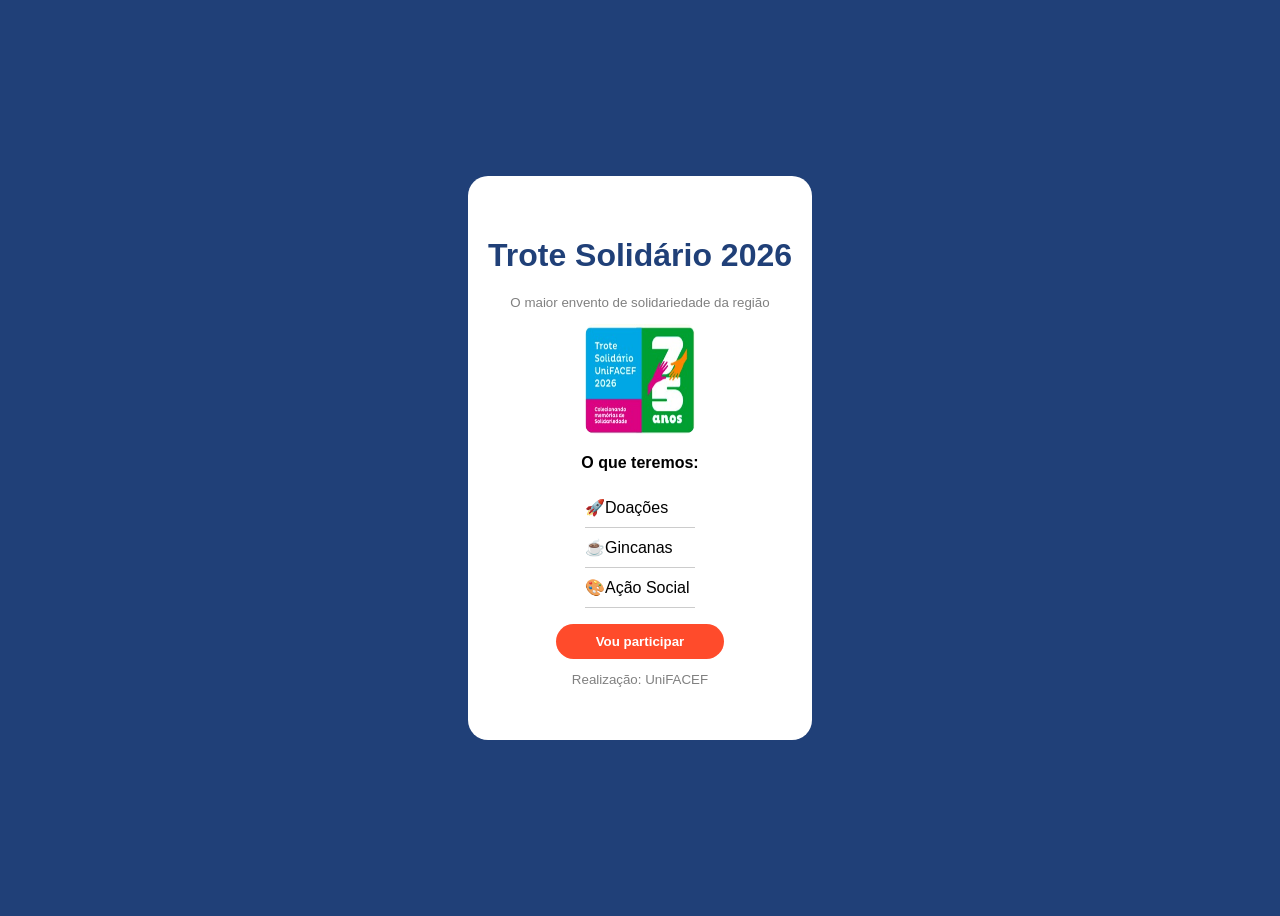
<file: index.html>
<!DOCTYPE html>  <!--indica que é um documento html-->
<html lang="pt-br"> <!-- elemento raiz / lingua origi da página-->
    <head> 
        <meta charset="utf-8">
        <link rel="stylesheet" href="style.css">
        <title>Exe.Trote Solidário 2026</title>
    </head>

    <body> 
        <div class="EXE-TROTE">
            <div>
                <header> <!--tabeçalho-->
                    <h1>Trote Solidário 2026</h1>
                    <p>O maior envento de solidariedade da região</p>
                </header>
                </section> <!--seção-->
                    <img src="trote-solidario.png" alt="imagem não encontrada" class="imagem">
                    <h3>O que teremos:</h3>
                    <ul>
                    <li>🚀Doações</li>
                    <li>☕Gincanas</li> 
                    <li>🎨Ação Social</li>   
                    </ul>
                </section>
                <footer>
                 <button> <b>Vou participar</b></button> 
                    <p>Realização: UniFACEF</p>
                </footer>
            </div>
        </div>
    </body>
</html>
</file>
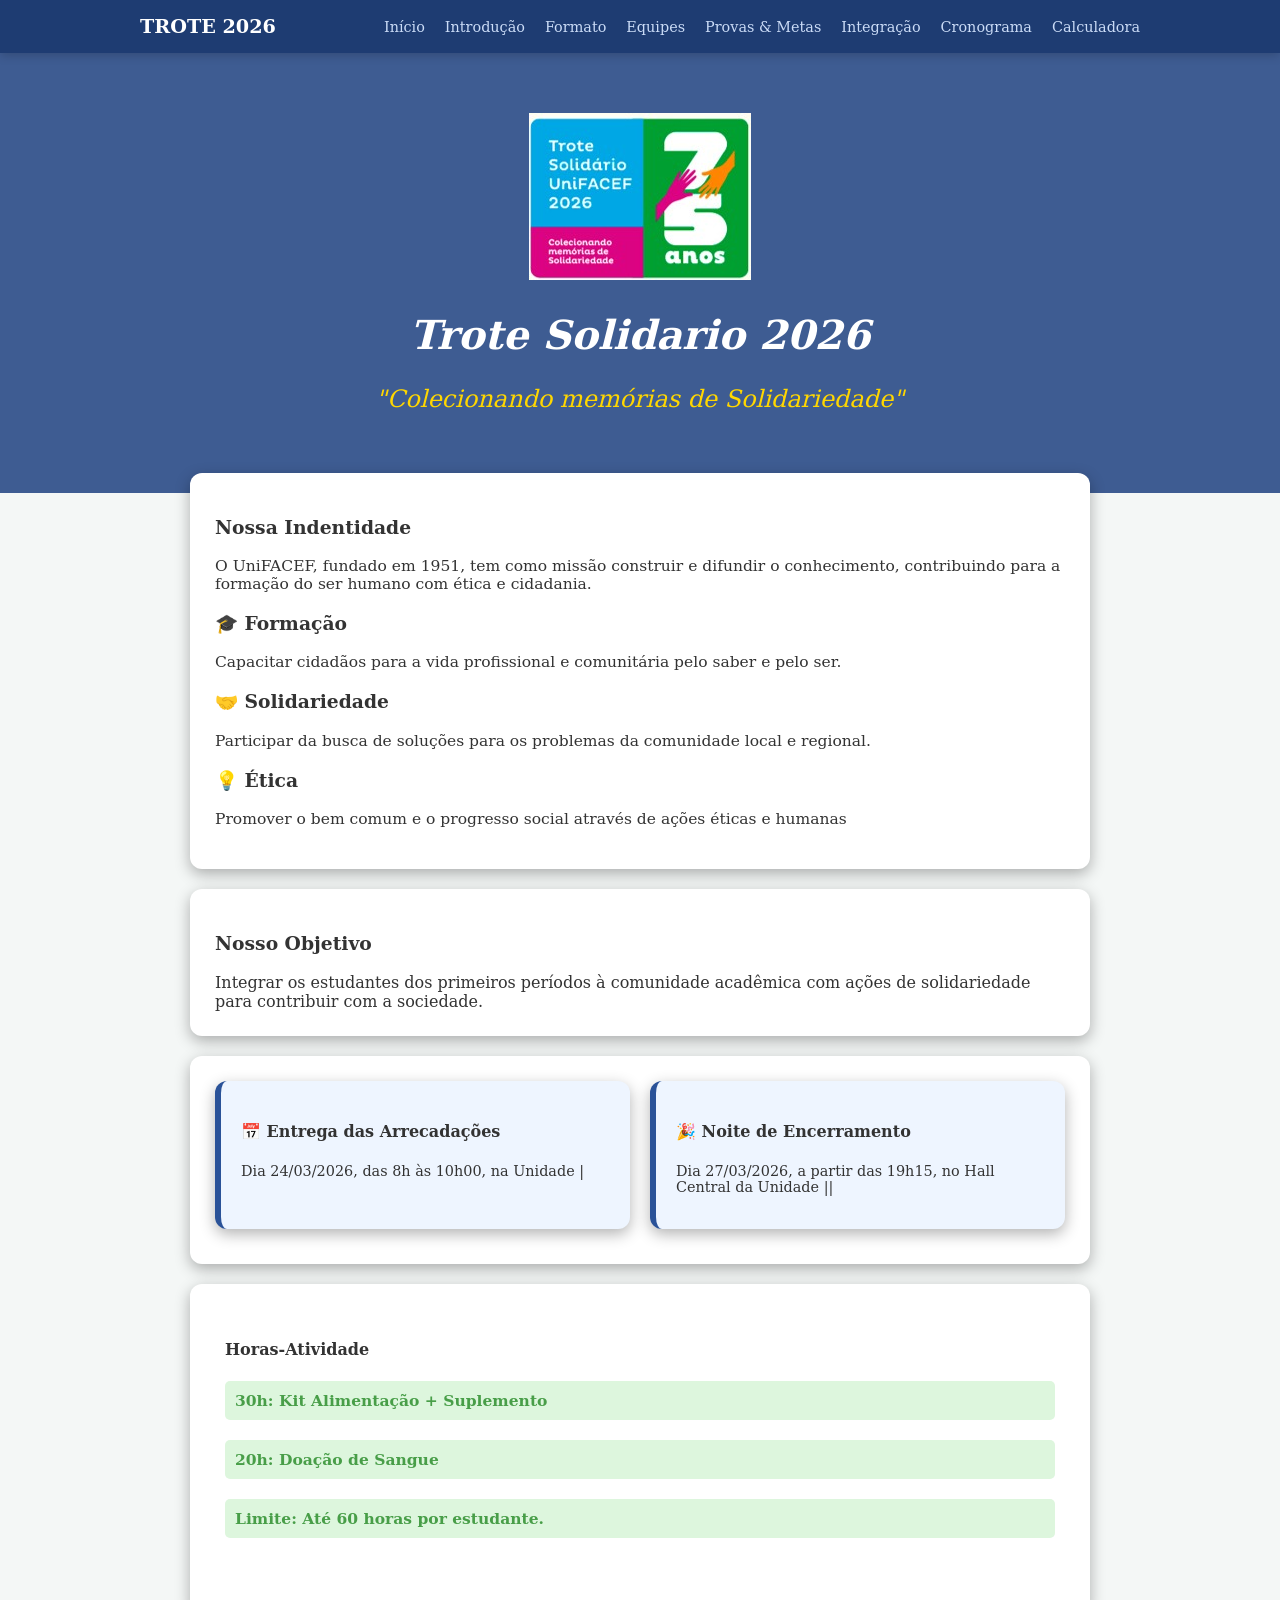
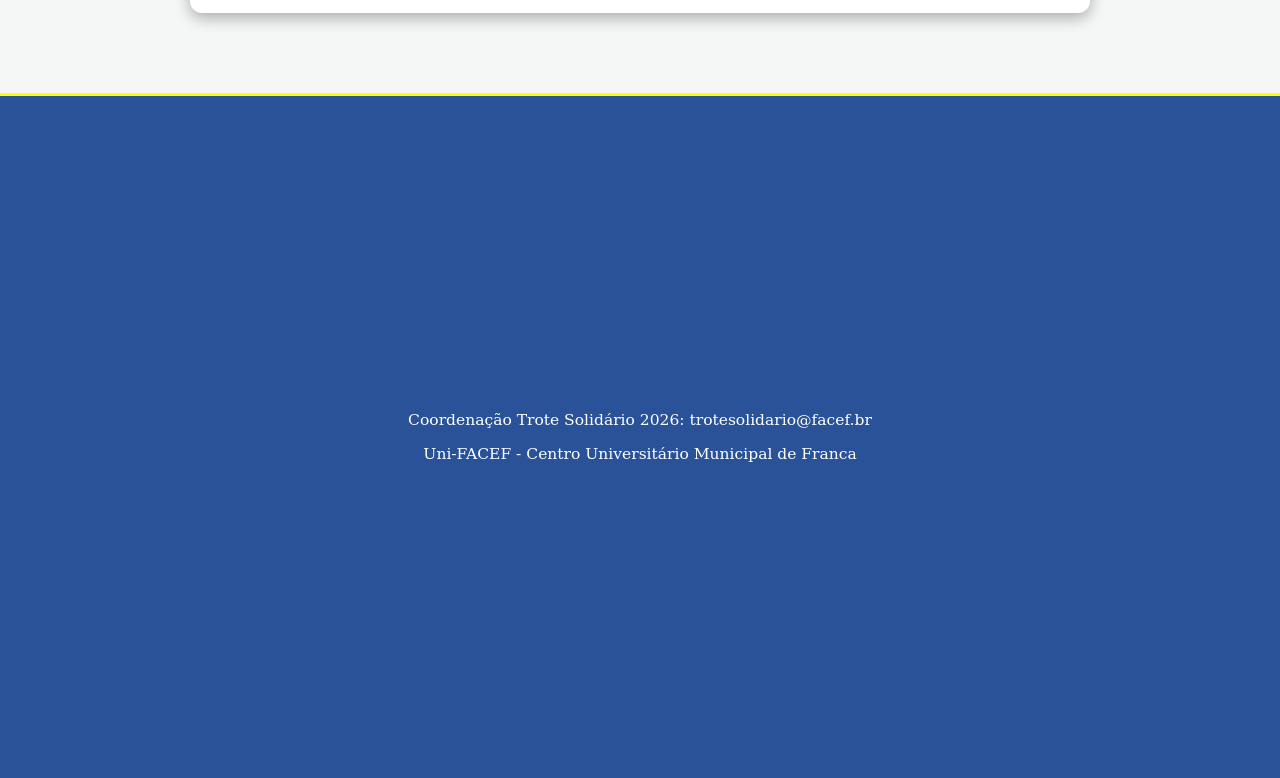
<file: OneDrive/Documentos/Meus projetos progamação/pagina.trote/index.html>
<!DOCTYPE html>
    <html lang="pt-br">
            <head> 
                <meta charset="utf-8">
                <link rel="stylesheet" href="style.css">
                <title>Trote Solidario </title>
            </head>
          
            <body>
                <nav class="menu-principal">
                <div class=" menu-conteiner">
                    <a href="index.html" class="logo"> Trote 2026 </a>
                    <ul class="lista">
                        <li> <a href="index.html" > Início </a></li>
                        <li> <a href="introducao.html"> Introdução </a> </li>
                        <li> <a href="formato.html">  Formato </a> </li>
                        <li> <a href="equipes.html"> Equipes </a> </li>
                        <li> <a href="provas.html"> Provas & Metas </a> </li>
                        <li> <a href="integracao.html"> Integração </a> </li>
                        <li> <a href="cronograma.html"> Cronograma </a> </li>
                        <li> <a href="calculadora.html">Calculadora </a> </li>
                    </ul>
                </div>    
                </nav>
                    <header class="cabecalho">
                        <div class="cabecalho-conteiner">
                            <img src="trote-solidario.png" alt="Trote Solidario"/>
                            <h1> Trote Solidario 2026</h1>
                            <h2> "Colecionando memórias de Solidariedade"</h2>
                        </div>
                    </header>
                        <main class="principal">
                            <section> 
                                <h3> Nossa Indentidade</h3>
                                 <p>O UniFACEF, fundado em 1951, tem como missão construir e difundir o conhecimento, contribuindo para a formação do ser humano com ética e cidadania.</p>
                                 <div>
                                <h3>🎓 Formação</h3>
                               <p> Capacitar cidadãos para a vida profissional e comunitária pelo saber e pelo ser.</p>
                                </div>

                                <h3>🤝 Solidariedade</h3>
                                <p> Participar da busca de soluções para os problemas da comunidade local e regional.</p>

                                <div>
                                <h3>💡 Ética</h3>
                                <p>Promover o bem comum e o progresso social através de ações éticas e humanas</p>
                                </div>
 </section>
                            <section> 
                             <h3>Nosso Objetivo</h3>
                             Integrar os estudantes dos primeiros períodos à comunidade acadêmica com ações de solidariedade para contribuir com a sociedade.
                            </section>

                            <section class="datas">
                            <div class="data-conteiner"> 
                                <h4>📅 Entrega das Arrecadações </h4>
                                <p>Dia 24/03/2026, das 8h às 10h00, na Unidade | </p> 
                             </div>

                            <div class="data-conteiner2"> 
                                <h4>🎉 Noite de Encerramento </h4>
                                <p>Dia 27/03/2026, a partir das 19h15, no Hall Central da Unidade ||</p> 
                            </div>
                            
                            </section>


                            <section>
                                <div class="horas">
                                <h4>Horas-Atividade</h4>
                                <p>30h: Kit Alimentação + Suplemento</p>
                                <p>20h: Doação de Sangue</p>
                                <p>Limite: Até 60 horas por estudante.</p>
                                </div>   
                            
                            </section>
                        </main>
                    
                
            </body>
            
                            <footer>
                                <p>Coordenação Trote Solidário 2026: trotesolidario@facef.br</p>
                                <p>Uni-FACEF - Centro Universitário Municipal de Franca</p>
                            </footer>
    </html>
</file>
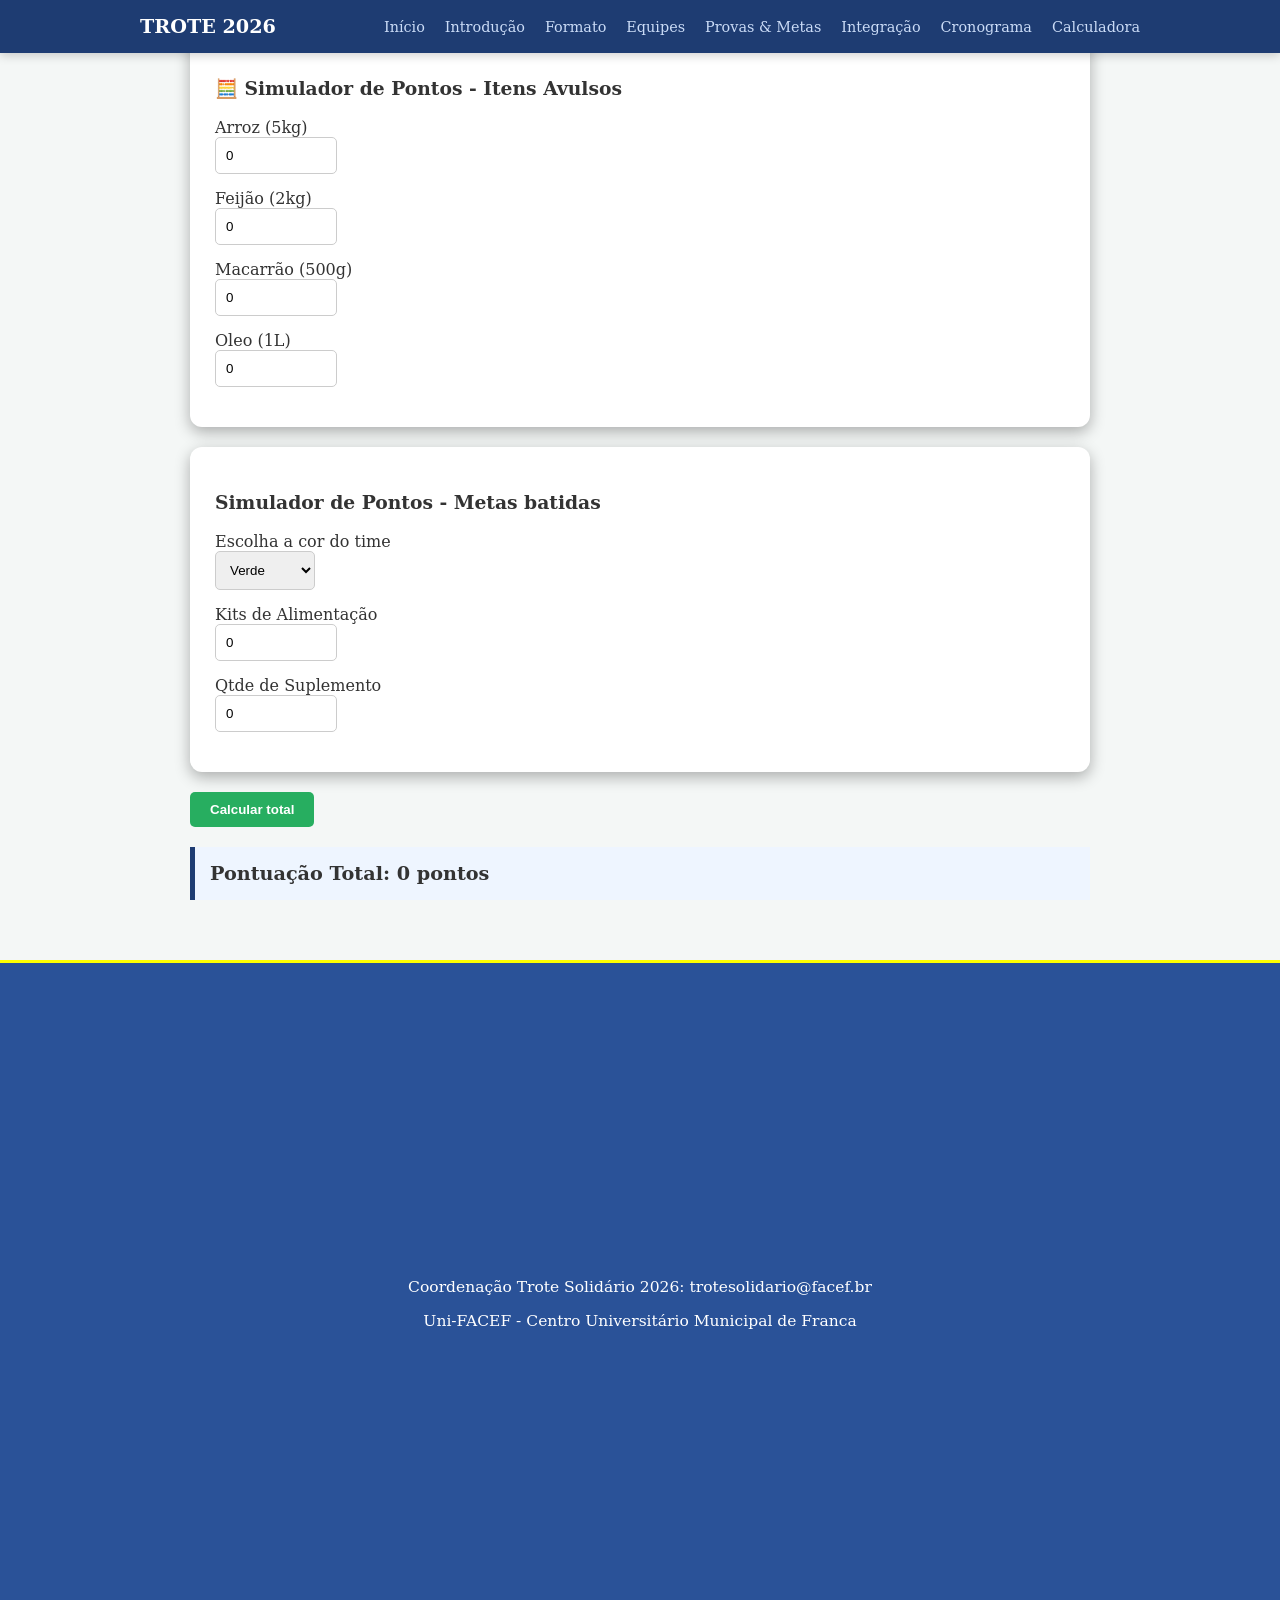
<file: OneDrive/Documentos/Meus projetos progamação/pagina.trote/calculadora.html>
<!DOCTYPE html>
    <html lang="pt-br">
            <head> 
                <meta charset="utf-8">
                <link rel="stylesheet" href="style.css">
                <script src="scripts.js"></script>
                <title>Cronograma </title>
            </head>
          
            <body>
                <nav class="menu-principal">
                <div class=" menu-conteiner">
                    <a href="index.html" class="logo"> Trote 2026 </a>
                    <ul class="lista">
                        <li> <a href="index.html" > Início </a></li>
                        <li> <a href="introducao.html"> Introdução </a> </li>
                        <li> <a href="formato.html">  Formato </a> </li>
                        <li> <a href="equipes.html"> Equipes </a> </li>
                        <li> <a href="provas.html"> Provas & Metas </a> </li>
                        <li> <a href="integracao.html"> Integração </a> </li>
                        <li> <a href="cronograma.html"> Cronograma </a> </li>
                        <li> <a href="calculadora.html">Calculadora </a> </li>
                    </ul>
                </div>    
                </nav>

                        <main class="principal">
                         <section>
                            <h3>🧮 Simulador de Pontos - Itens Avulsos</h3>
                            <div>
                                <div class="form-group">
                                    <!--rótulo da caixa de texto-->
                                    <label> Arroz (5kg)</label>
                                    <!-- caixa de texto com valor inicial de 0 e minimo de 0-->
                                     <!--indentificador desta caixa de  texto-->
                                    <input type="number" value="0" min="0" id="qtdeArroz"/>
                                </div>

                                <div class="form-group"> 
                                    <label> Feijão (2kg)</label>
                                    <input type="number" value="0" min="0" id="qtdeFeijao"/>
                                </div>

                                 <div class="form-group">
                                    <label> Macarrão (500g)</label>
                                    <input type="number" value="0" min="0" id="qtdeMacarrao"/>
                                </div>
                                
                                <div class="form-group">
                                    <label> Oleo (1L)</label>
                                    <input type="number" value="0" min="0" id="qtdeOleo"/>
                                </div>

                        
                            </div>
                         </section>

                         <section>

                            <h3> Simulador de Pontos - Metas batidas</h3>

                            <div>

                                <div class="form-group">
                                    
                                    <label> Escolha a cor do time </label>
                                    <select id="cor">
                                        <option value="verde">Verde</option>
                                        <option value="vermelho">Vermelho</option>
                                        <option value="laranja">Laranja</option>
                                    </select>

                                </div>

                                    <div class="form-group">
                                        <label>Kits de Alimentação</label>
                                        <input type="number" id="qtdeKits" min="0" value="0"/>

                                    </div>

                                    <div class="form-group">
                                        <label>Qtde de Suplemento</label>
                                        <input type="number" id="qtdeSuplemento" min="0" value="0"/>
                                    </div>
                            </div>

                         </section>

                          <button onclick="calcular()">Calcular total</button>

                                <div id="result" class="resultado">
                                    Pontuação Total: 0 pontos
                                </div>
                        </main>
                
            </body>
                <footer>
                    <p>Coordenação Trote Solidário 2026: trotesolidario@facef.br</p>
                    <p>Uni-FACEF - Centro Universitário Municipal de Franca</p>
                </footer>
    </html>
</file>
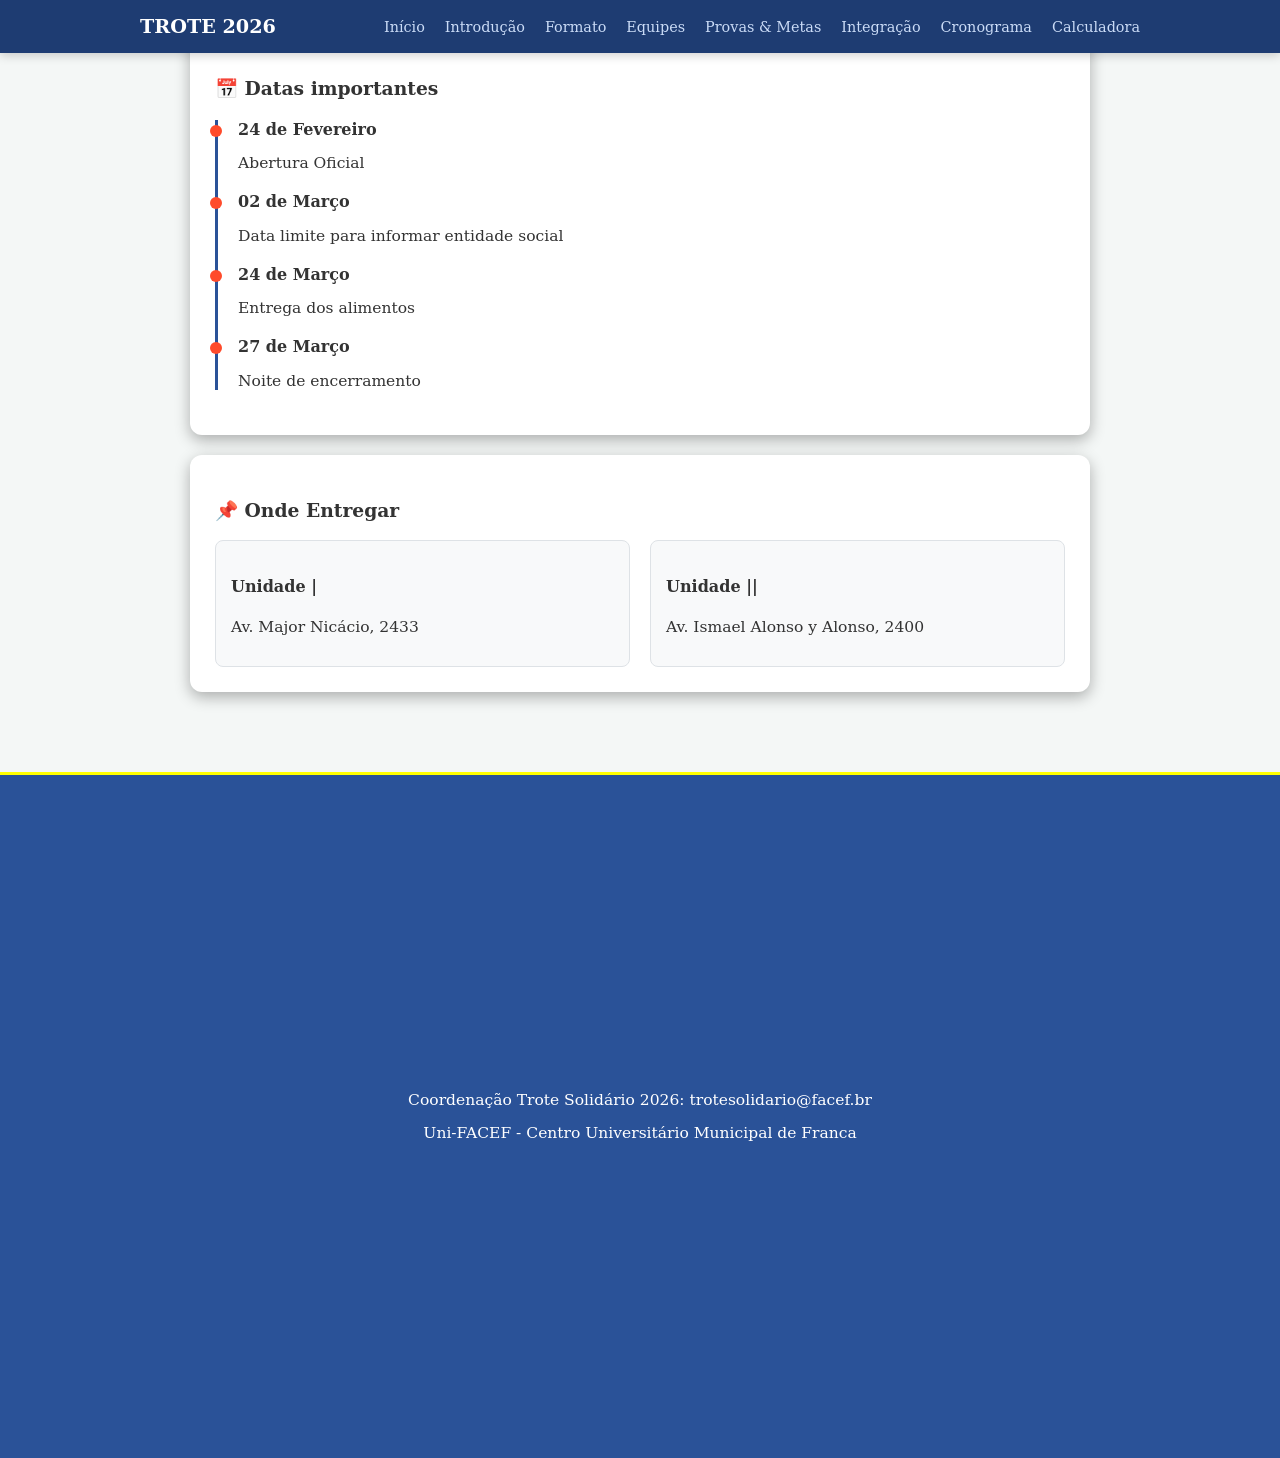
<file: OneDrive/Documentos/Meus projetos progamação/pagina.trote/cronograma.html>
<!DOCTYPE html>
    <html lang="pt-br">
            <head> 
                <meta charset="utf-8">
                <link rel="stylesheet" href="style.css">
                <title>Cronograma </title>
            </head>
          
            <body>
                <nav class="menu-principal">
                <div class="menu-conteiner">
                    <a href="index.html" class="logo"> Trote 2026 </a>
                    <ul class="lista">
                        <li> <a href="index.html" > Início </a></li>
                        <li> <a href="introducao.html"> Introdução </a> </li>
                        <li> <a href="formato.html">  Formato </a> </li>
                        <li> <a href="equipes.html"> Equipes </a> </li>
                        <li> <a href="provas.html"> Provas & Metas </a> </li>
                        <li> <a href="integracao.html"> Integração </a> </li>
                        <li> <a href="cronograma.html"> Cronograma </a> </li>
                        <li> <a href="calculadora.html">Calculadora </a> </li>
                    </ul>
                </div>    
                </nav>

                        <main class="principal">
                         <section>
                            <h3> 📅 Datas importantes</h3>
                            <div class="timeline"> 

                                <div class="evento"> 
                                    <strong> 24 de  Fevereiro</strong>
                                    <p>Abertura Oficial</p>
                                </div>

                                <div class="evento"> 
                                    <strong> 02 de Março</strong>
                                    <p>Data limite para informar entidade social</p>
                                </div>

                                <div class="evento"> 
                                    <strong> 24 de Março</strong>
                                    <p> Entrega dos alimentos</p>
                                </div>

                                <div class="evento"> 
                                    <strong> 27 de Março</strong>
                                    <p>Noite de encerramento </p>
                                </div>

                            </div>
                         </section>

                         <section>
                            <h3>📌 Onde Entregar</h3>
                            <div class=" grid-locais"> 
                                <div class="local">
                                    <h4> Unidade |</h4>
                                    <p> Av. Major Nicácio, 2433</p>
                                </div>
                                
                                <div class="local">
                                    <h4> Unidade ||</h4>
                                    <p> Av. Ismael Alonso y Alonso, 2400</p>
                                </div>

                            </div>
                         </section>
                        </main>
                    
                
            </body>
                <footer>
                    <p>Coordenação Trote Solidário 2026: trotesolidario@facef.br</p>
                    <p>Uni-FACEF - Centro Universitário Municipal de Franca</p>
                </footer>
    </html>
</file>
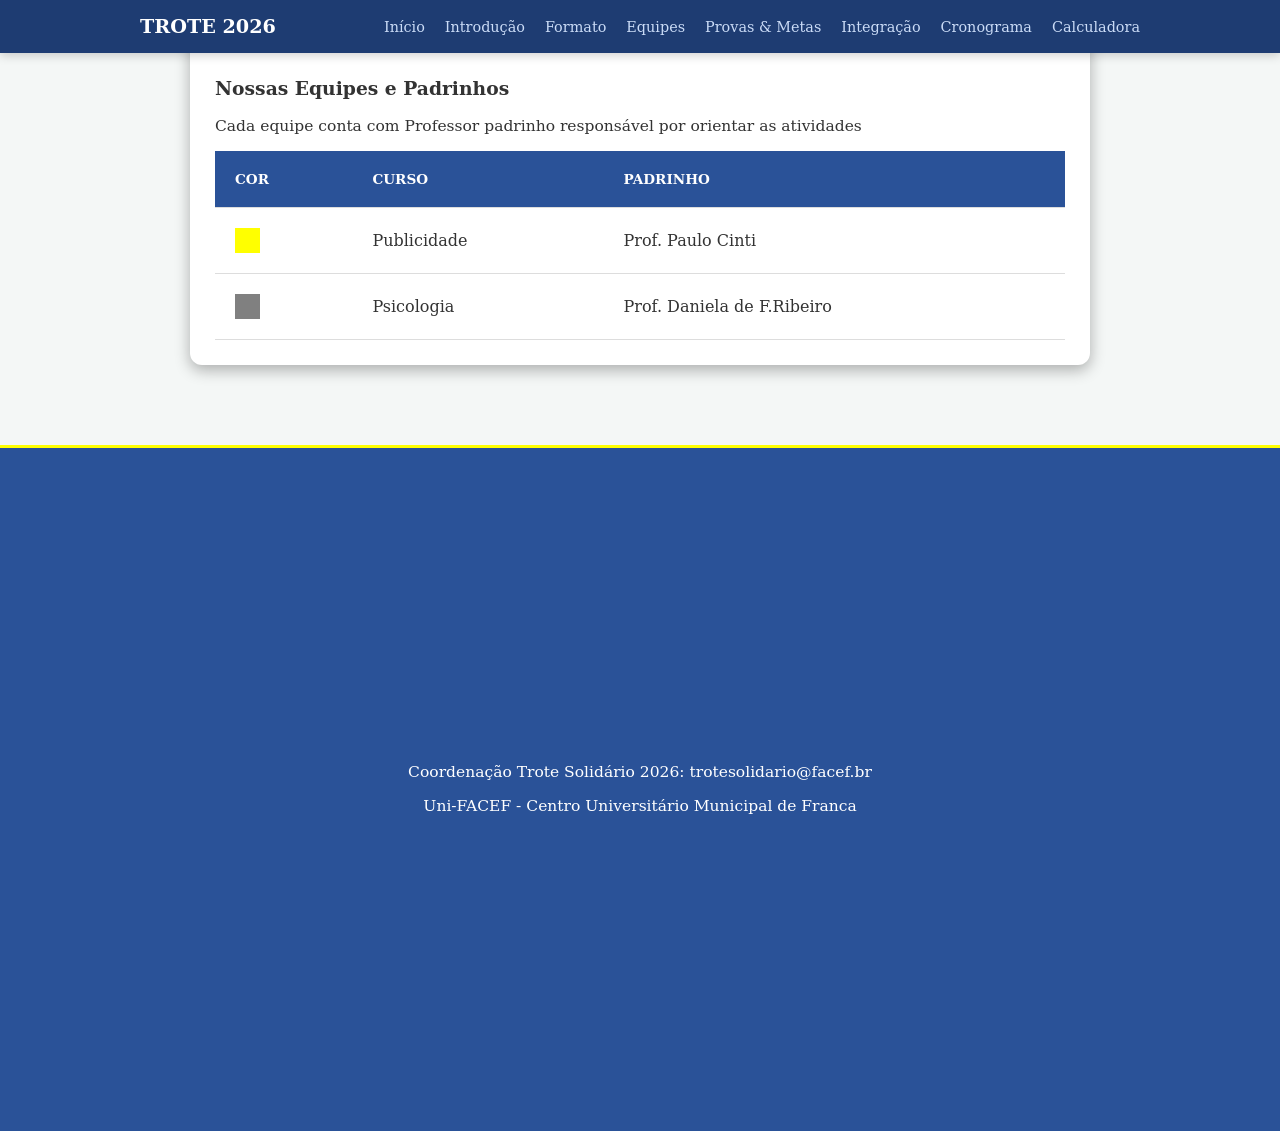
<file: OneDrive/Documentos/Meus projetos progamação/pagina.trote/equipes.html>
<!DOCTYPE html>
    <html lang="pt-br">
            <head> 
                <meta charset="utf-8">
                <link rel="stylesheet" href="style.css">
                <title>Trote Solidario </title>
            </head>
          
            <body>
                <nav class="menu-principal">
                <div class=" menu-conteiner">
                    <a href="index.html" class="logo"> Trote 2026 </a>
                    <ul class="lista">
                        <li> <a href="index.html" > Início </a></li>
                        <li> <a href="introducao.html"> Introdução </a> </li>
                        <li> <a href="formato.html">  Formato </a> </li>
                        <li> <a href="equipes.html"> Equipes </a> </li>
                        <li> <a href="provas.html"> Provas & Metas </a> </li>
                        <li> <a href="integracao.html"> Integração </a> </li>
                        <li> <a href="cronograma.html"> Cronograma </a> </li>
                        <li> <a href="calculadora.html">Calculadora </a> </li>
                    </ul>
                </div>    
                </nav>
                   
                        <main class="principal">
                            <section class="equpies">
                                <h3>Nossas Equipes e Padrinhos</h3>
                                <p>Cada equipe conta com Professor padrinho responsável por orientar as atividades</p> 
                                
                                <table  class="tabela_equipes">
                                    <thead>
                                        <tr> <!-- table row--> 
                                            <th> Cor </th> <th> Curso</th> <th> Padrinho</th>
                                        </tr>

                                    </thead>
                                    <tbody>
                                        <tr><!--table data-->
                                            <td> <div class="amarelo"> </div> </td>
                                            <td> Publicidade</td>
                                            <td>Prof. Paulo Cinti</td>

                                            <tr><!--table data-->
                                            <td> <div class="cinza"> </div> </td>
                                            <td> Psicologia</td>
                                            <td>Prof. Daniela de F.Ribeiro</td>
                                        </tr>
                                        </tr>
                                    </tbody>
                                </table>
                            
                            </section>

                          
                        </main>
                    
            </body>
                 <footer>
                    <p>Coordenação Trote Solidário 2026: trotesolidario@facef.br</p>
                    <p>Uni-FACEF - Centro Universitário Municipal de Franca</p>
                </footer>
    </html>
</file>
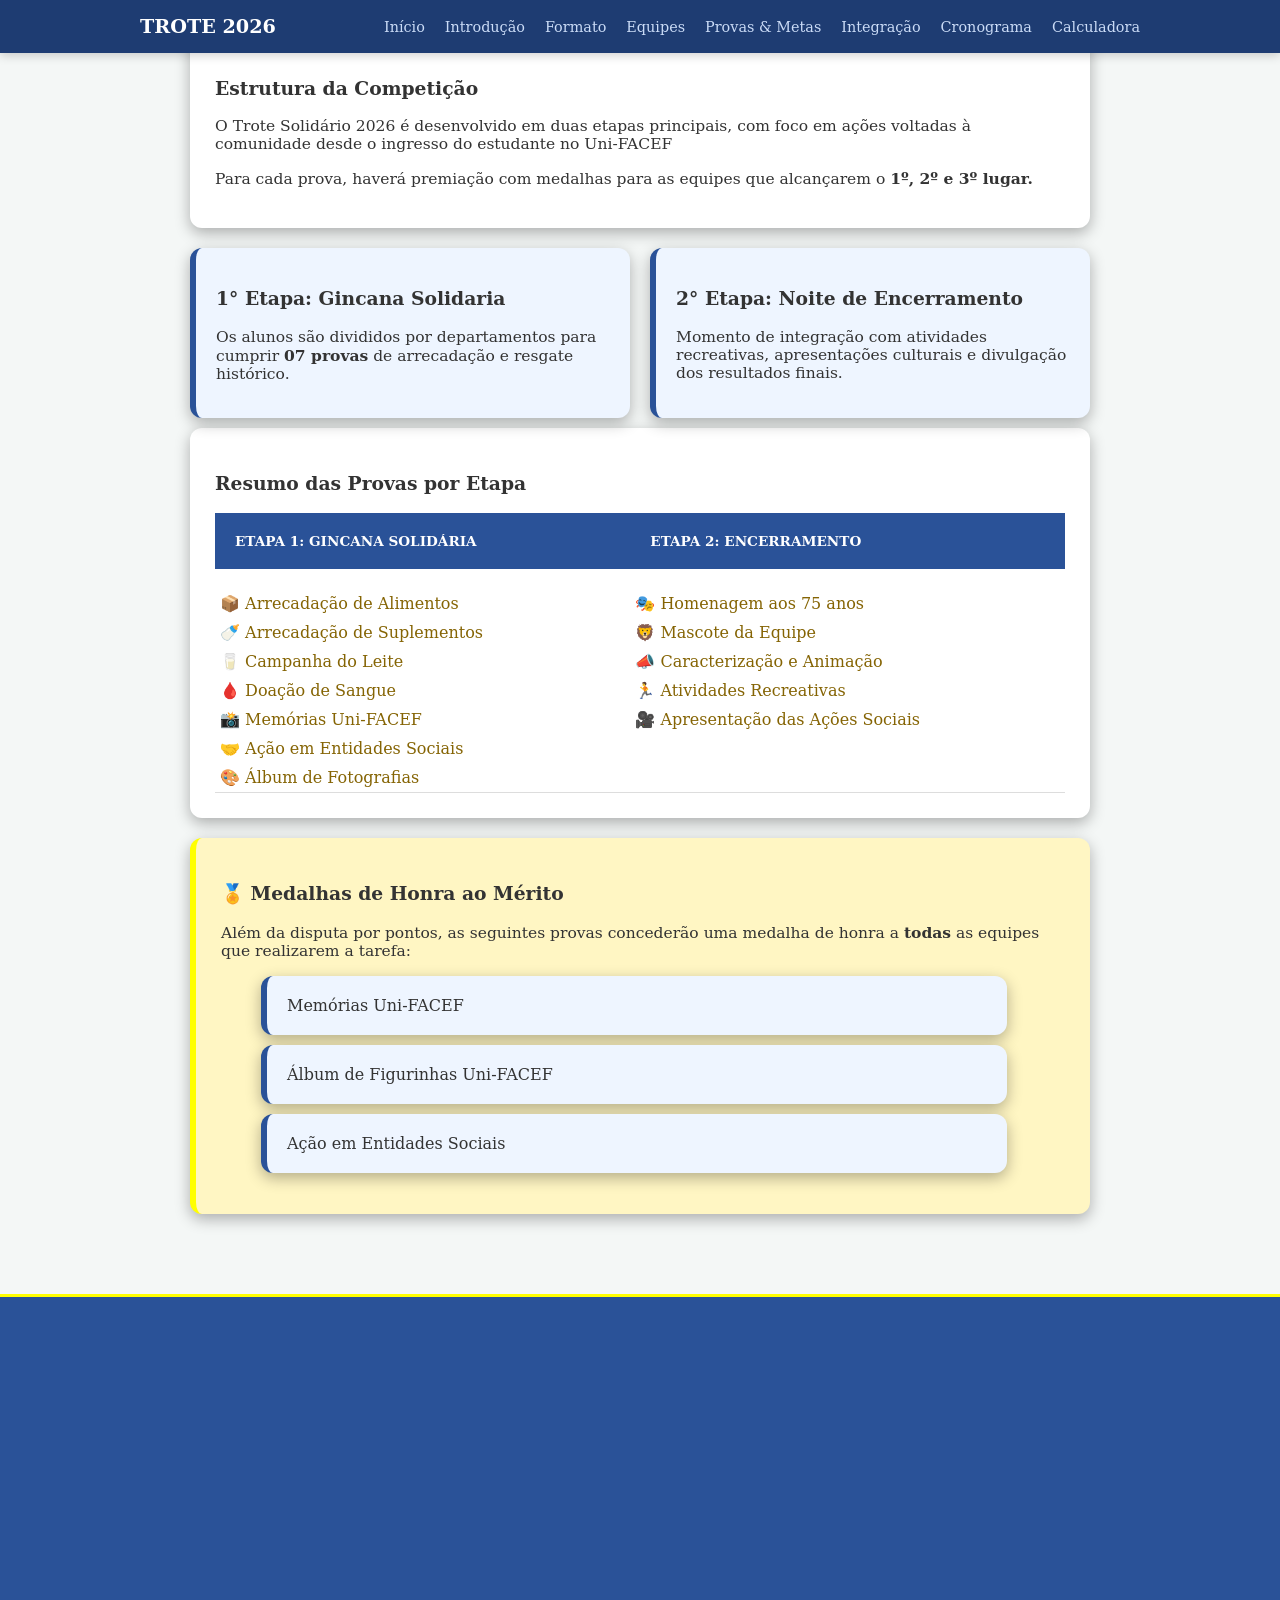
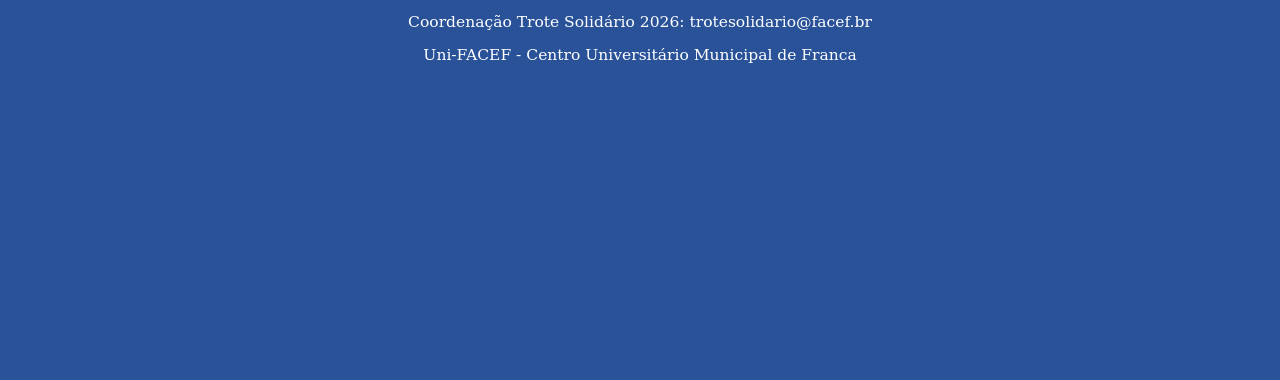
<file: OneDrive/Documentos/Meus projetos progamação/pagina.trote/formato.html>
<!DOCTYPE html>
    <html lang="pt-br">
            <head> 
                <meta charset="utf-8">
                <link rel="stylesheet" href="style.css">
                <title>Trote Solidario </title>
            </head>
          
            <body>
                <nav class="menu-principal">
                <div class=" menu-conteiner">
                    <a href="index.html" class="logo"> Trote 2026 </a>
                    <ul class="lista">
                        <li> <a href="index.html" > Início </a></li>
                        <li> <a href="introducao.html"> Introdução </a> </li>
                        <li> <a href="formato.html">  Formato </a> </li>
                        <li> <a href="equipes.html"> Equipes </a> </li>
                        <li> <a href="provas.html"> Provas & Metas </a> </li>
                        <li> <a href="integracao.html"> Integração </a> </li>
                        <li> <a href="cronograma.html"> Cronograma </a> </li>
                        <li> <a href="calculadora.html">Calculadora </a> </li>
                    </ul>
                </div>    
                </nav>

                        <main class="principal">

                            <section> 
                                <h3>Estrutura da Competição</h3>
                                <p>O Trote Solidário 2026 é desenvolvido em duas etapas principais, com foco em ações voltadas à comunidade desde o ingresso do estudante no Uni-FACEF</p>
                                <p>Para cada prova, haverá premiação com medalhas para as equipes que alcançarem o <strong>1º, 2º e 3º lugar.</strong></p>
                            </section>
                            <div class="etapas">
                                <section class="etapa">

                                        <div>
                                            <h3>1° Etapa: Gincana Solidaria</h3>
                                            <p>Os alunos são divididos por departamentos para cumprir <strong>07 provas</strong> de arrecadação e resgate histórico.</p>
                                        </div>

                                </section>

                                <section class="etapa">

                                        <div>
                                            <h3>2° Etapa: Noite de Encerramento</h3>
                                            <p>Momento de integração com atividades recreativas, apresentações culturais e divulgação dos resultados finais.</p>
                                        </div>  
                                        
                                </section>
                            </div>

                            <section> 
                             <h3>Resumo das Provas por Etapa</h3>
                             <table class="table_etapa">
                                    <thead>
                                        <tr>
                                            <th>ETAPA 1: GINCANA SOLIDÁRIA</th> <th>ETAPA 2: ENCERRAMENTO</th>
                                        </tr> 
                                    </thead>
                                
                                    <tbody>
                                        <tr>
                                            <td>📦 Arrecadação de Alimentos</td>
                                            <td>🎭 Homenagem aos 75 anos</td>
                                        </tr>
                                        <tr>
                                            <td>🍼 Arrecadação de Suplementos</td>
                                            <td>🦁 Mascote da Equipe</td>
                                        </tr>
                                        <tr>
                                            <td>🥛 Campanha do Leite</td>
                                            <td>📣 Caracterização e Animação</td>
                                        </tr>
                                        <tr>
                                            <td>🩸 Doação de Sangue</td>
                                            <td>🏃 Atividades Recreativas</td>
                                        </tr>
                                        <tr>
                                            <td>📸 Memórias Uni-FACEF</td>
                                            <td>🎥 Apresentação das Ações Sociais</td>

                                        </tr>
                                        <tr>
                                             <td>🤝 Ação em Entidades Sociais</td>
                                        </tr>
                                        <tr>
                                            <td>🎨 Álbum de Fotografias</td>
                                        </tr>
                                    </tbody>
                             </table>
                            </section>

                            <section class="prova567">
                            
                                <h3>🏅 Medalhas de Honra ao Mérito</h3>
                                <p>Além da disputa por pontos, as seguintes provas concederão uma medalha de honra a <strong>todas</strong> as equipes que realizarem a tarefa:</p>
                                     <ul>
                                    <li class="data-conteiner">Memórias Uni-FACEF</li>

                                    <li class="data-conteiner">Álbum de Figurinhas Uni-FACEF</li>

                                    <li class="data-conteiner">Ação em Entidades Sociais</li>                          
                                </ul>

                            </section>
                           

                        </main>
                    
                
            </body>
                <footer>
                    <p>Coordenação Trote Solidário 2026: trotesolidario@facef.br</p>
                    <p>Uni-FACEF - Centro Universitário Municipal de Franca</p>
                </footer>
    </html>
</file>
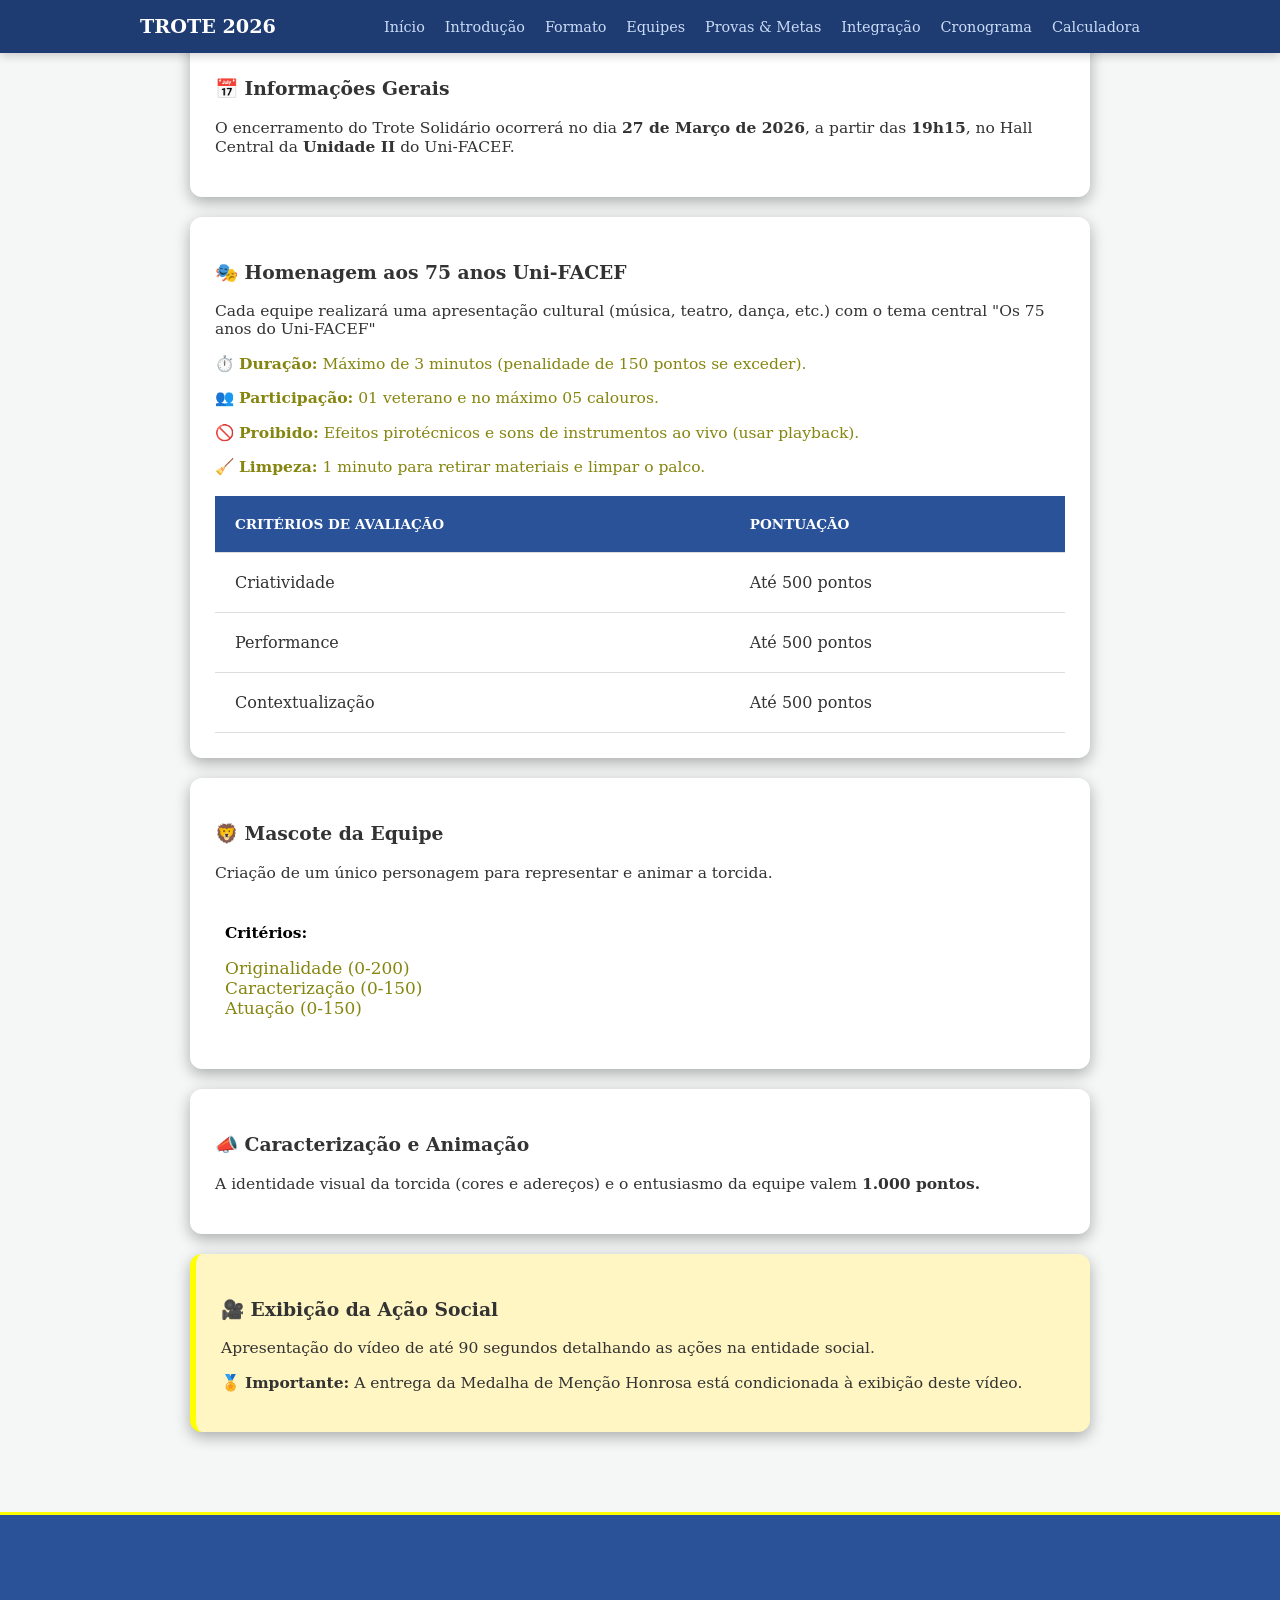
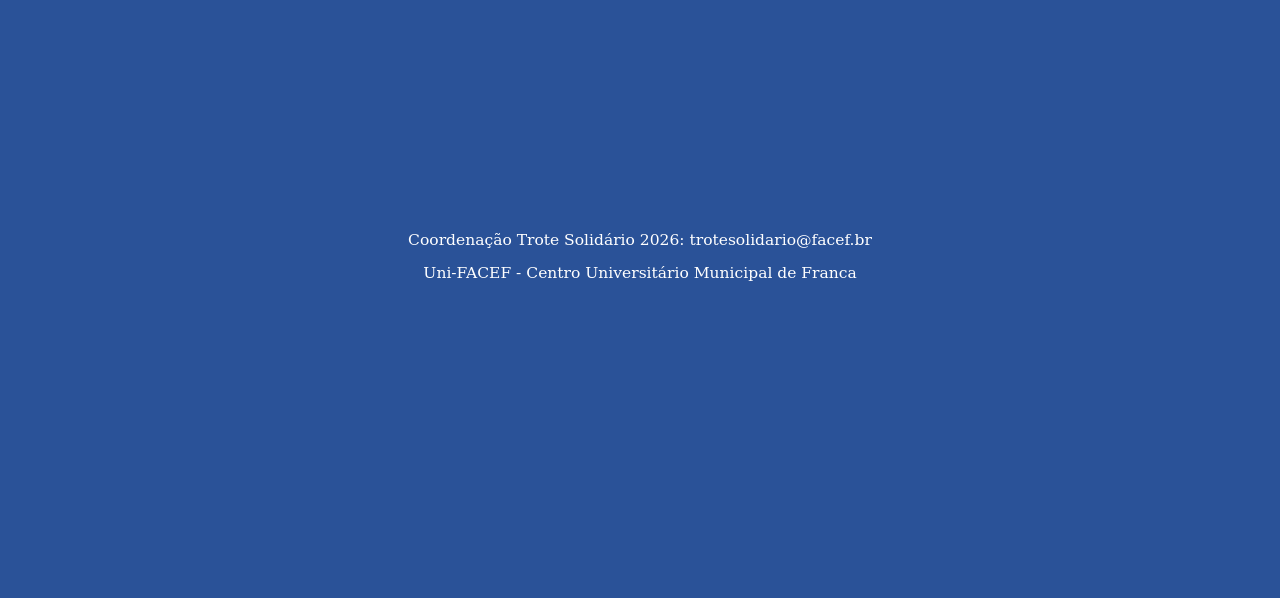
<file: OneDrive/Documentos/Meus projetos progamação/pagina.trote/integracao.html>
<!DOCTYPE html>
    <html lang="pt-br">
            <head> 
                <meta charset="utf-8">
                <link rel="stylesheet" href="style.css">
                <title>Trote Solidario </title>
            </head>
          
            <body>
                <nav class="menu-principal">
                <div class=" menu-conteiner">
                    <a href="index.html" class="logo"> Trote 2026 </a>
                    <ul class="lista">
                        <li> <a href="index.html" > Início </a></li>
                        <li> <a href="introducao.html"> Introdução </a> </li>
                        <li> <a href="formato.html">  Formato </a> </li>
                        <li> <a href="equipes.html"> Equipes </a> </li>
                        <li> <a href="provas.html"> Provas & Metas </a> </li>
                        <li> <a href="integracao.html"> Integração </a> </li>
                        <li> <a href="cronograma.html"> Cronograma </a> </li>
                        <li> <a href="calculadora.html">Calculadora </a> </li>
                    </ul>
                </div>    
                </nav>

                        <main class="principal">
                            <section> 
                                <h3>📅 Informações Gerais</h3>
                                <p>O encerramento do Trote Solidário ocorrerá no dia <strong>27 de Março de 2026</strong>, a partir das <strong>19h15</strong>, no Hall Central da <strong>Unidade II</strong> do Uni-FACEF.</p>

                            </section>

                            <section> 
                             <h3>🎭 Homenagem aos 75 anos Uni-FACEF</h3>
                             <p>Cada equipe realizará uma apresentação cultural (música, teatro, dança, etc.) com o tema central "Os 75 anos do Uni-FACEF"</p>
                                <div class="cor">
                                        <p>⏱️ <strong>Duração:</strong> Máximo de 3 minutos (penalidade de 150 pontos se exceder).</p>
                                        <p>👥 <strong>Participação:</strong> 01 veterano e no máximo 05 calouros.</p>
                                        <p>🚫 <strong>Proibido:</strong> Efeitos pirotécnicos e sons de instrumentos ao vivo (usar playback).</p>
                                        <p>🧹 <strong>Limpeza:</strong> 1 minuto para retirar materiais e limpar o palco.</p>
                                </div>
                                
                            
                                <table  class="tabela_provas">
                                        <thead>
                                            <tr>
                                                <th>CRITÉRIOS DE AVALIAÇÃO</th> <th>PONTUAÇÃO</th>
                                            </tr> 
                                        </thead>
                                    
                                        <tbody>
                                            <tr>
                                                <td>Criatividade</td>
                                                <td>Até 500 pontos</td>
                                            </tr>
                                            <tr>
                                                <td>Performance</td>
                                                <td>Até 500 pontos</td>
                                            </tr>
                                            <tr>
                                                <td>Contextualização</td>
                                                <td>Até 500 pontos</td>
                                            </tr>

                                        </tbody>
                                </table>
                            
                            </section>

                            <section>
                                <h3>🦁 Mascote da Equipe</h3>
                                <p>Criação de um único personagem para representar e animar a torcida.</p>

                                <div class="cor2">
                                    <p><strong>Critérios:</strong></p>
                                    <ul>
                                        <li>Originalidade (0-200)</li>
                                        <li>Caracterização (0-150)</li>
                                        <li>Atuação (0-150)</li>
                                    </ul>
                                </div>
                            </section>

                            <section>
                                <h3>📣 Caracterização e Animação</h3>
                                <p>A identidade visual da torcida (cores e adereços) e o entusiasmo da equipe valem <strong>1.000 pontos.</strong></p>
                            </section>
                           
                            <section class="prova567">
                                 <h3>🎥 Exibição da Ação Social</h3>
                                    <p>Apresentação do vídeo de até 90 segundos detalhando as ações na entidade social.</p>
                                    <p>🏅 <strong>Importante:</strong> A entrega da Medalha de Menção Honrosa está condicionada à exibição deste vídeo.</p>
                            </section>


                        </main>
                    
                
            </body>
                <footer>
                    <p>Coordenação Trote Solidário 2026: trotesolidario@facef.br</p>
                    <p>Uni-FACEF - Centro Universitário Municipal de Franca</p>
                </footer>
    </html>
</file>
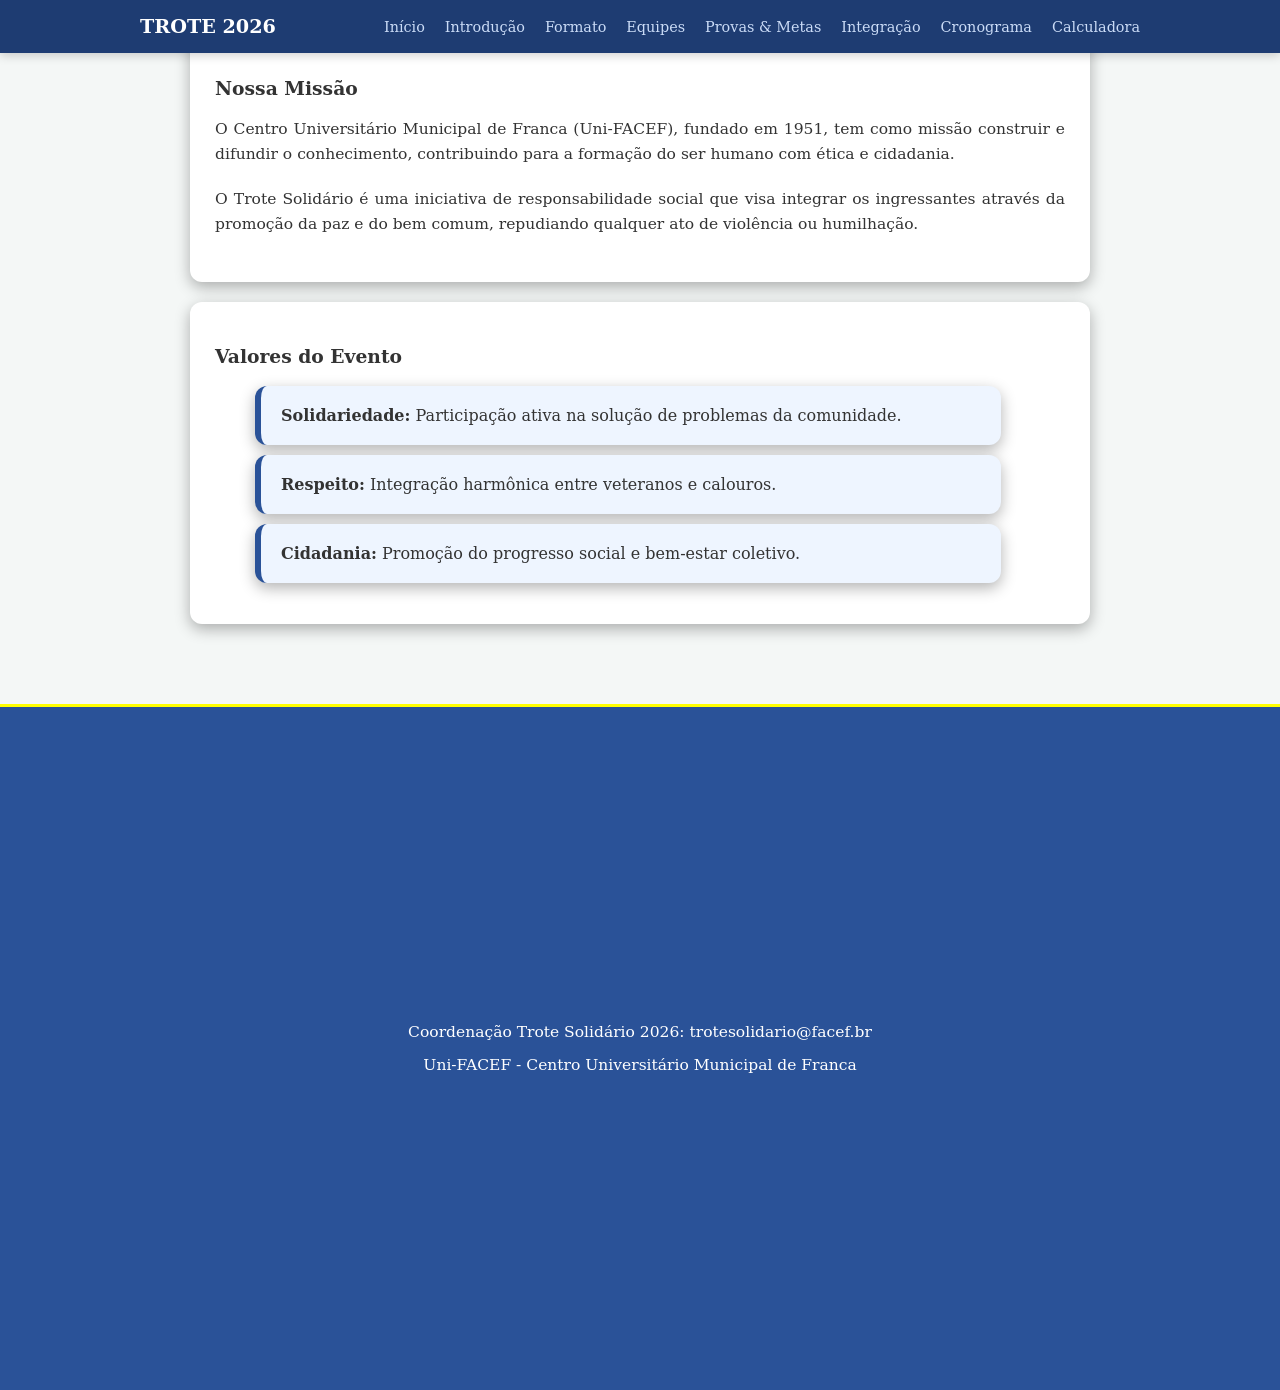
<file: OneDrive/Documentos/Meus projetos progamação/pagina.trote/introducao.html>
<!DOCTYPE html>
    <html lang="pt-br">
            <head> 
                <meta charset="utf-8">
                <link rel="stylesheet" href="style.css">
                <title>Trote Solidario </title>
            </head>
          
            <body>
                <nav class="menu-principal">
                <div class=" menu-conteiner">
                    <a href="index.html" class="logo"> Trote 2026 </a>
                    <ul class="lista">
                        <li> <a href="index.html" > Início </a></li>
                        <li> <a href="introducao.html"> Introdução </a> </li>
                        <li> <a href="formato.html">  Formato </a> </li>
                        <li> <a href="equipes.html"> Equipes </a> </li>
                        <li> <a href="provas.html"> Provas & Metas </a> </li>
                        <li> <a href="integracao.html"> Integração </a> </li>
                        <li> <a href="cronograma.html"> Cronograma </a> </li>
                        <li> <a href="calculadora.html">Calculadora </a> </li>
                    </ul>
                </div>    
                </nav>
                   
                        <main class="principal">
                            <section class="missao"> 
                               <h3>Nossa Missão</h3>
                           <p> O Centro Universitário Municipal de Franca (Uni-FACEF), fundado em 1951, 
                            tem como missão construir e difundir o conhecimento, contribuindo para a 
                            formação do ser humano com ética e cidadania. </p>

                            <p>O Trote Solidário é uma iniciativa de responsabilidade social que visa integrar 
                            os ingressantes através da promoção da paz e do bem comum, repudiando qualquer 
                            ato de violência ou humilhação. </p>

                            </section>

                            <section class="valores"> 
                             <h3>Valores do Evento</h3>
                                <ul>
                                    <li class="data-conteiner"> <strong> Solidariedade:</strong>
                                        Participação ativa na solução de problemas da comunidade.  </li>

                                    <li class="data-conteiner"> <strong> Respeito:</strong> 
                                        Integração harmônica entre veteranos e calouros. </li>

                                    <li class="data-conteiner"> <strong>Cidadania:</strong> 
                                        Promoção do progresso social e bem-estar coletivo. </li>                          
                                </ul>
                          
                        </main>
                    
            </body>
                 <footer>
                    <p>Coordenação Trote Solidário 2026: trotesolidario@facef.br</p>
                    <p>Uni-FACEF - Centro Universitário Municipal de Franca</p>
                </footer>
    </html>
</file>
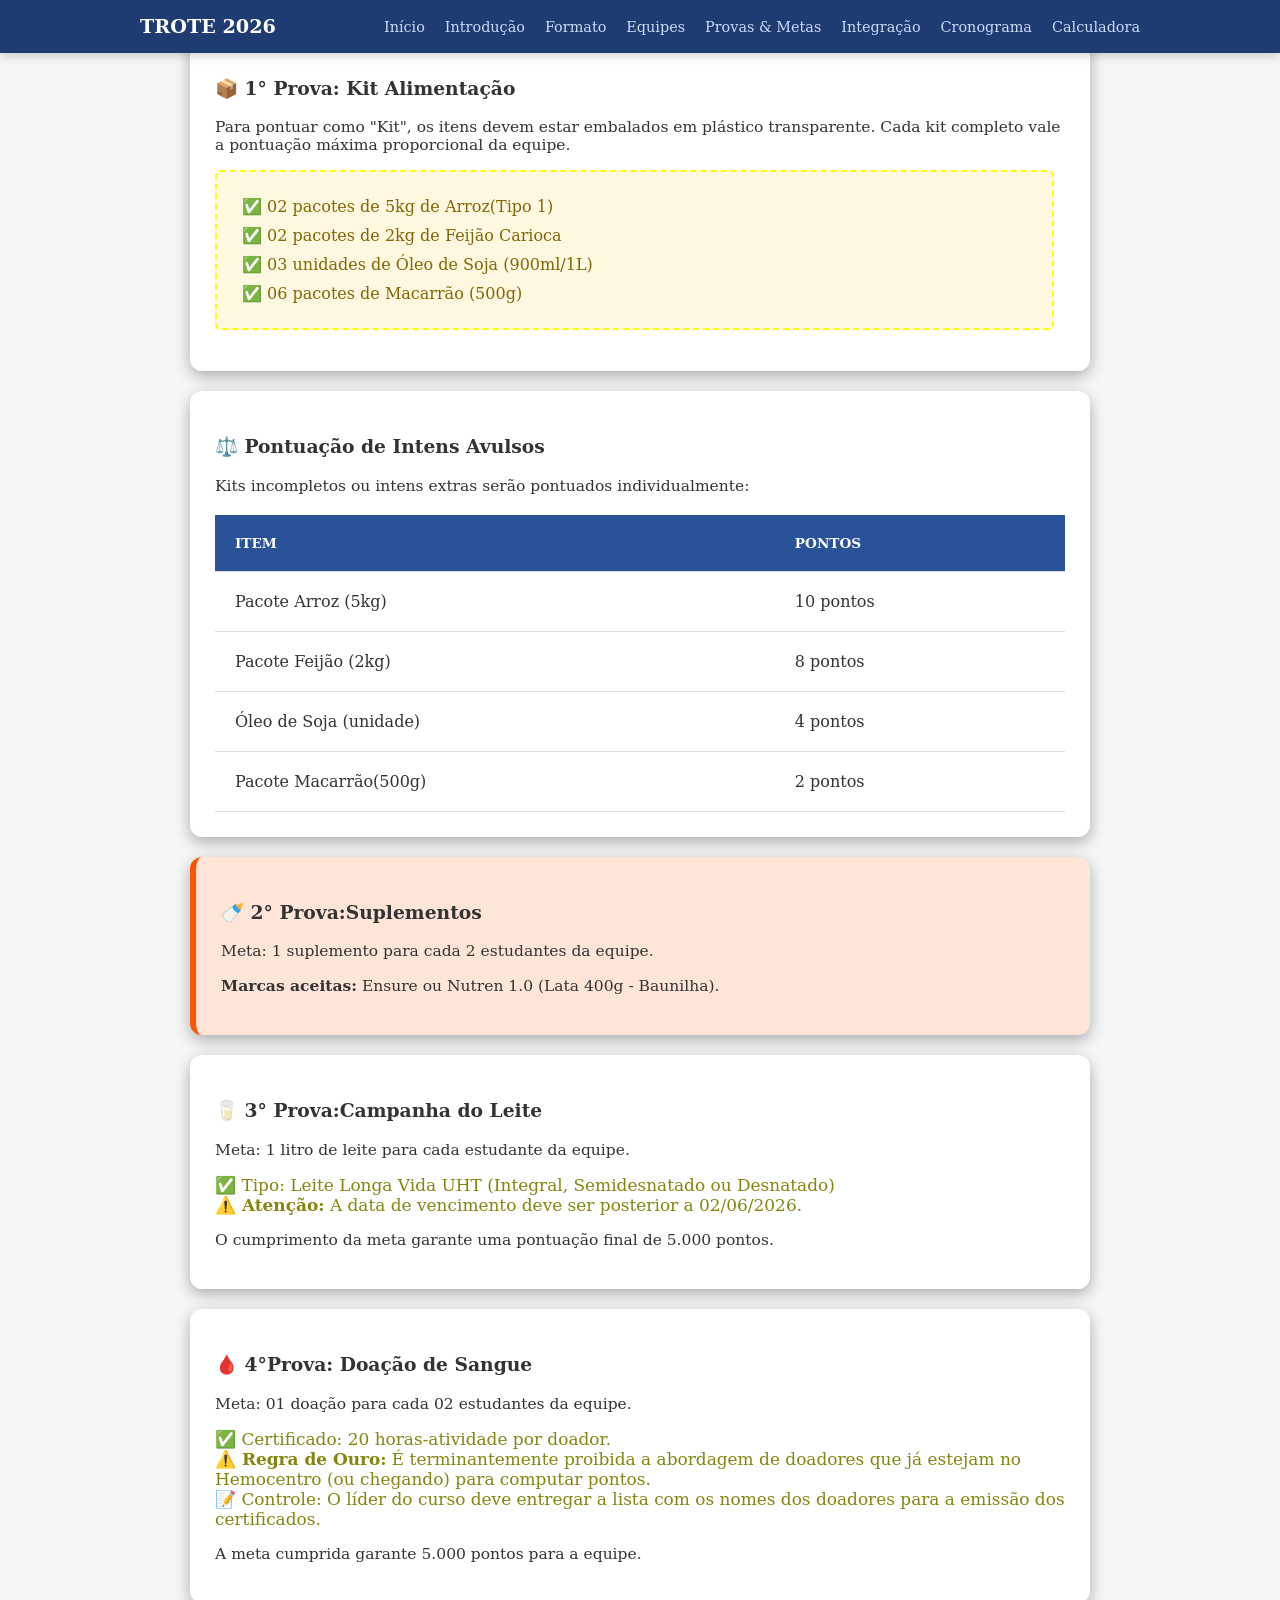
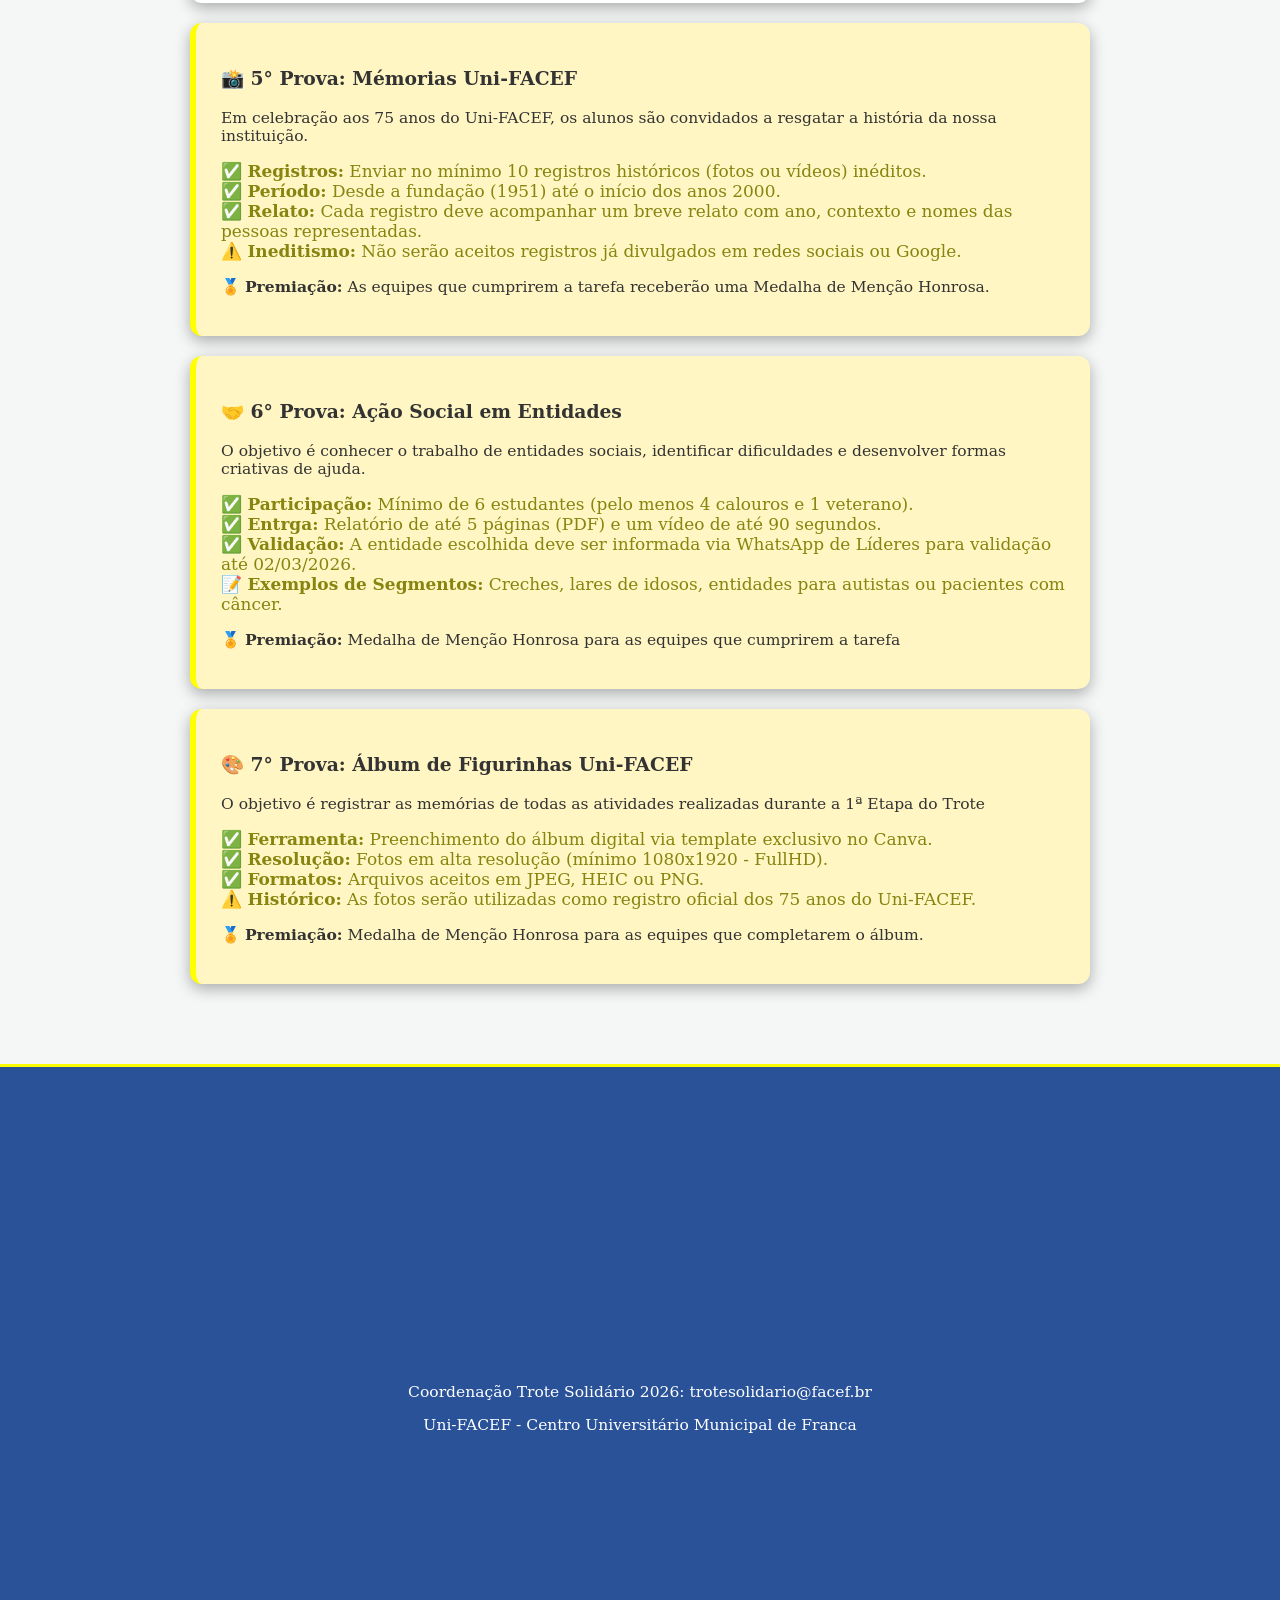
<file: OneDrive/Documentos/Meus projetos progamação/pagina.trote/provas.html>
<!DOCTYPE html>
    <html lang="pt-br">
            <head> 
                <meta charset="utf-8">
                <link rel="stylesheet" href="style.css">
                <title>Trote Solidario </title>
            </head>
          
            <body>
                <nav class="menu-principal">
                <div class=" menu-conteiner">
                    <a href="index.html" class="logo"> Trote 2026 </a>
                    <ul class="lista">
                        <li> <a href="index.html" > Início </a></li>
                        <li> <a href="introducao.html"> Introdução </a> </li>
                        <li> <a href="formato.html">  Formato </a> </li>
                        <li> <a href="equipes.html"> Equipes </a> </li>
                        <li> <a href="provas.html"> Provas & Metas </a> </li>
                        <li> <a href="integracao.html"> Integração </a> </li>
                        <li> <a href="cronograma.html"> Cronograma </a> </li>
                        <li> <a href="calculadora.html">Calculadora </a> </li>
                    </ul>
                </div>    
                </nav>

                        <main class="principal">
                            <section> 
                                <h3>📦 1° Prova: Kit Alimentação</h3>
                                <p>Para pontuar como "Kit", os itens devem estar embalados em plástico transparente. Cada kit completo vale a pontuação máxima proporcional da equipe.</p>
                                    <ul class="items">
                                        <li>✅ 02 pacotes de 5kg de Arroz(Tipo 1) </li>
                                        <li>✅ 02 pacotes de 2kg de Feijão Carioca </li>
                                        <li>✅ 03 unidades de Óleo de Soja (900ml/1L) </li>
                                        <li>✅ 06 pacotes de Macarrão (500g) </li>
                                    </ul>
                                

                            </section>
                            <section class="pontuacao"> 
                             <h3>⚖️ Pontuação de Intens Avulsos</h3>
                             <p>Kits incompletos ou intens extras serão pontuados individualmente:</p>
                            
                                <table  class="tabela_provas">
                                        <thead>
                                            <tr>
                                                <th>ITEM</th> <th> PONTOS</th>
                                            </tr> 
                                        </thead>
                                    
                                        <tbody>
                                            <tr>
                                                <td>Pacote Arroz (5kg)</td>
                                                <td>10 pontos</td>
                                            </tr>
                                            <tr>
                                                <td>Pacote Feijão (2kg)</td>
                                                <td>8 pontos</td>
                                            </tr>
                                            <tr>
                                                <td>Óleo de Soja (unidade)</td>
                                                <td>4 pontos</td>
                                            </tr>
                                            <tr>
                                                <td>Pacote Macarrão(500g)</td>
                                                <td>2 pontos</td>
                                            </tr>
                                        </tbody>
                                </table>
                            
                            </section>

                            <section class="suplementos">
                            
                                <h3>🍼 2° Prova:Suplementos </h3>
                                <p>Meta: 1 suplemento para cada 2 estudantes da equipe.</p>
                                <p><strong>Marcas aceitas:</strong> Ensure ou Nutren 1.0 (Lata 400g - Baunilha).</p>
                            </section>

                            <section>
                                <h3>🥛 3° Prova:Campanha do Leite </h3>
                                <p>Meta: 1 litro de leite para cada estudante da equipe.</p>

                                <div class="cor">
                                    <ul>
                                    <li>✅ Tipo: Leite Longa Vida UHT (Integral, Semidesnatado ou Desnatado)</li>
                                    <li>⚠️<strong> Atenção:</strong> A data de vencimento deve ser posterior  a 02/06/2026.</li>
                                    </ul>
                                </div>

                                <p>O cumprimento da meta garante uma pontuação final de 5.000 pontos.</p> 
                                
                            </section>
                           
                            <section>
                                 <h3>🩸 4°Prova: Doação de Sangue</h3>
                                    <p>Meta: 01 doação para cada 02 estudantes da equipe.</p>

                                <div class="cor">
                                    <ul>
                                        <li>✅ Certificado: 20 horas-atividade por doador.</li>
                                        <li>⚠️<strong> Regra de Ouro:</strong> É terminantemente proibida a abordagem de doadores que já estejam no Hemocentro (ou chegando) para computar pontos.</li>
                                        <li>📝 Controle: O líder do curso deve entregar a lista com os nomes dos doadores para a emissão dos certificados.</li>
                                    </ul>
                                </div>
                                <p>A meta cumprida garante 5.000 pontos para a equipe.</p>
                            </section>

                            <section class="prova567">

                                <h3>📸 5° Prova: Mémorias Uni-FACEF</h3>
                                <p>Em celebração aos 75 anos do Uni-FACEF, os alunos são convidados a resgatar a história da nossa instituição.</p>
                                <div class="cor">
                                    <ul>
                                        <li>✅ <strong>Registros:</strong> Enviar no mínimo 10 registros históricos (fotos ou vídeos) inéditos.</li>
                                        <li>✅ <strong>Período:</strong> Desde a fundação (1951) até o início dos anos 2000.</li>
                                        <li>✅ <strong>Relato:</strong> Cada registro deve acompanhar um breve relato com ano, contexto e nomes das pessoas representadas.</li>
                                        <li>⚠️ <strong>Ineditismo:</strong> Não serão aceitos registros já divulgados em redes sociais ou Google.</li>
                                    </ul>
                                </div>
                                <p>🏅 <strong>Premiação:</strong> As equipes que cumprirem a tarefa receberão uma Medalha de Menção Honrosa.</p>

                            </section >
                            
                            <section class="prova567">

                                <h3>🤝 6° Prova: Ação Social em Entidades</h3>
                                <p>O objetivo é conhecer o trabalho de entidades sociais, identificar dificuldades e desenvolver formas criativas de ajuda.</p>
                                <div class="cor">
                                    <ul>
                                        <li>✅ <strong>Participação:</strong> Mínimo de 6 estudantes (pelo menos 4 calouros e 1 veterano).</li>
                                        <li>✅ <strong>Entrga:</strong> Relatório de até 5 páginas (PDF) e um vídeo de até 90 segundos.</li>
                                        <li>✅ <strong>Validação:</strong> A entidade escolhida deve ser informada via WhatsApp de Líderes para validação até 02/03/2026.</li>
                                        <li>📝 <strong>Exemplos de Segmentos:</strong> Creches, lares de idosos, entidades para autistas ou pacientes com câncer.</li>
                                    </ul>
                                </div>
                                <p>🏅 <strong>Premiação:</strong> Medalha de Menção Honrosa para as equipes que cumprirem a tarefa</p>

                            </section>

                            <section class="prova567">

                                <h3>🎨 7° Prova: Álbum de Figurinhas Uni-FACEF</h3>
                                <p>O objetivo é registrar as memórias de todas as atividades realizadas durante a 1ª Etapa do Trote</p>
                                <div class="cor">
                                    <ul>
                                        <li>✅ <strong>Ferramenta:</strong> Preenchimento do álbum digital via template exclusivo no Canva.</li>
                                        <li>✅ <strong>Resolução:</strong> Fotos em alta resolução (mínimo 1080x1920 - FullHD).</li>
                                        <li>✅ <strong>Formatos:</strong> Arquivos aceitos em JPEG, HEIC ou PNG.</li>
                                        <li>⚠️ <strong>Histórico:</strong> As fotos serão utilizadas como registro oficial dos 75 anos do Uni-FACEF.</li>
                                    </ul>
                                </div>
                                <p>🏅 <strong>Premiação:</strong> Medalha de Menção Honrosa para as equipes que completarem o álbum.</p>

                            </section>

                        </main>
                    
                
            </body>
                <footer>
                    <p>Coordenação Trote Solidário 2026: trotesolidario@facef.br</p>
                    <p>Uni-FACEF - Centro Universitário Municipal de Franca</p>
                </footer>
    </html>
</file>
<file: style.css>
body{
    background-color:#204078;
    display: flex;
    justify-content: center;
    align-items: center;
    height:100vh;
    font-family:arial;
    h1{color:#204078;}
    h3{font-size:medium;}
}

.EXE-TROTE{
    background-color: white;
    padding:40px 20px;
    border-radius:20px;
    text-align:center;
    
}

ul{
    list-style:none;
    display: flex;
   flex-direction: column;
   align-items:flex-start , center;
    padding:0;
    

}

li{
text-align:left;
border-bottom: 1px solid #ccc;
padding:10px 0;
width:110px;
margin:0 auto;
color:

}

button{
    background-color:#ff4b2b;
    border-radius:50px;
    padding:10px 40px;
    border:none;
    cursor:pointer;
    color:white;
    cursor:pointer;
    transition: 0,3s;
}
button:hover{
    background-color:#b3351f;


}

p{
    color:gray;
    font-size:smaller ;
}

.imagem{
    width:110px;
    height:110px;
    border-radius:10px;

}
</file>
<file: OneDrive/Documentos/Meus projetos progamação/pagina.trote/style.css>
/*pagina toda*/
body {
margin : 0 ; font-family : "serif" , sans-serif ; 
background-color : #F4F7F6 ; color: #333;
}
/*pagina toda*/

/*roda teto*/
.menu-principal{
    background-color: #1E3C72 ; padding: 15px 0 ;
    position : sticky ; top:0 ; z-index : 1000;
    box-shadow: 0 2px 10px rgb(0,0,0,0.2);
}

.menu-conteiner{
    max-width: 1000px ; margin : 0 auto; display:flex;
    justify-content: space-between; align-items: center;
    padding: 0 20px;
}

.logo{
color: white; text-decoration:none; font-weight:bold; 
font-size: 1.2rem ; text-transform: uppercase;
}

.lista{
    list-style:none; display: flex; gap: 20px;
    margin: 0 ; padding: 0; 
}

.lista a {
color: #cbdcf7; text-decoration: none; font-size: 0.9rem;
font-weight : 500; transition: color 0.3s;

}

.lista a:hover{
    color:#fff;

}
/*roda teto*/

/*cabeçalho pagina principal*/
.cabecalho {
    background-color:#3E5C92;
    color: white; 
    padding: 60px 20px; 
    text-align: center;
    font-style:italic;
    
}

.cabecalho-conteiner h1{ 
font-size: 2.5rem;
margin-bottom: italic;
}

.cabecalho-conteiner h2{
font-weight: 300;
font-style:italic;
color:#ffd700;

}
/*cabeçalho pagina principal*/

/*main geral*/
.principal {
    max-width: 900px;
    margin: -40px auto 40px;
    padding: 20px;
}

section {
background-color: white;
margin-bottom: 20px;
padding: 25px;
border-radius: 12px;
box-shadow: 0 5px 15px rgba(0,0,0, 0.3)

}
/*main geral*/

/*caixa das datas pagina principal*/
.datas{
background-color:white;
margin-bottom:20px;
padding:25px;
border-radius:12px;
box-shadow:0 5px 15px rgba(0,0,0,0.3);
display:flex; /* por padrão:adota-se a horizontal (row)*/
justify-content:space-between;
gap:20px;
}

.data-conteiner,
.data-conteiner2{
background-color:#eef5ff;
border-radius:12px;
box-shadow:0 5px 15px rgba(0,0,0,0.3);
padding:20px;
width:700px;
border-left: 6px solid #2a5298;
list-style: none;
margin-bottom: 10px;
p{ font-size:0.90rem;}
}
/*caixa das datas pagina principal*/

/*caixa das horas de atividades pagina principal*/
.horas{
margin-bottom:20px;
border-radius:15px;
padding:10px;
p{
 font-weight:bold;
 color: rgb(72, 158, 72);
 background-color: rgb(221, 246, 221);
 margin-bottom:20px;
 border-radius:5px;
 padding: 10px;
}
}
/*caixa das horas de atividades pagina principal*/


.missao p{
    line-height : 1.6; /* altura da linha - melhora a leitura de textos longos*/
    margin-bottom: 20px;
    text-align: justify; /*alinhamento à esquerda e à direita */

}

.tabela_provas{
    width: 100%;
    border-collapse: collapse; /* junta as bordas adjacentes,ficando uma só*/
    margin-top: 20px;
    background-color: white;

    th , td{
    border-bottom:1px solid #ddd;
    text-align: left;padding-top: 20px; padding-bottom:20px;
padding-left:20px;padding-right:20px;
}

th{
    background-color: #2a5298;
    color: white;
    text-transform: uppercase;
    font-size:0.85rem;
}

}

.tabela_equipes{
width:100%;
border-collapse: collapse;
td , th{ padding-top: 20px; padding-bottom:20px;
padding-left:20px;padding-right:20px}

th , td{
    border-bottom:1px solid #ddd;
    text-align: left;padding-top: 20px; padding-bottom:20px;
padding-left:20px;padding-right:20px;
}
th{
    background-color: #2a5298;
    color: white;
    text-transform: uppercase;
    font-size:0.85rem;
}
.amarelo{
    width: 25px; height: 25px;
    background-color: yellow;
}

.cinza{
    width: 25px; height: 25px;
    background-color: gray;
}

}

p{
    font-size:0.97rem;
}

.items {
    border: 2px dashed yellow ;
    background-color:#fff8e1;
    border-radius: 5px;
    width:795px;
    padding:20px;
    text-align: left;
    li{list-style:none; color: #856404; padding:5px; } 
}

.suplementos{
background-color:rgb(255, 229, 216);
box-shadow:0 5px 15px rgba(0,0,0,0.3);
border-left: 6px solid rgb(255, 85, 0);
list-style: none;
margin-bottom:20px;
padding:25px;
border-radius:12px;
}


.cor{
    color:rgb(133, 133, 15);
    ul{align-items:end;padding:0;}
    li{font-size:1.06rem;list-style: none;padding-bottom:5;}

}

.prova567{
background-color:rgb(255, 246, 195);
box-shadow:0 5px 15px rgba(0,0,0,0.3);
border-left: 6px solid yellow;
list-style: none;
margin-bottom:20px;
padding:25px;
border-radius:12px;
}

footer{
    background-color:#2a5298;
    border-top: 3px solid yellow;
    color: white;
    text-align: center;
    padding:300px 200px; 
    max-width: 100%;
   
    
}

.timeline{
    border-left: 3px solid #2a5298;
    padding-left: 20px;
    margin-top: 20px;
}

.evento{
    margin-bottom: 20px;
    position: relative; /* da o poder de flutuar na pagina sem auterar posição de outros elementos*/

}

.evento::before { /* :: cria um pseudo elemento no css, serve para inserir conteudo decorativo ou informativo logo no inicio de um elemento sem que altere o html - elemento fantasma*/
    content: ''; /* sem texto*/
    width: 12px; /*largura da bolinha*/
    height: 12px; /* altura da bolinha*/
    background: #ff4b2b; /* cor da bolinha*/
    border-radius: 50%; /* cria a bolinha*/
    position: absolute; 
    left: -28.4px;
    top: 5px;
}

.grid-locais{
    display: flex;
    gap:20px;
}

.local{
    flex:1 ; /* ocupe toda area*/
    background: #f8f9fa;
    padding: 15px;
    border-radius: 8px;
    border: 1px solid #dee2e6;
}


.etapa{
background-color:#eef5ff;
border-radius:12px;
box-shadow:0 5px 15px rgba(0,0,0,0.3);
padding:20px;
width:700px;
border-left: 6px solid #2a5298;
list-style: none;
margin-bottom: 10px;
}


.etapas{
    display: flex;
    gap:20px;
    border:none;
}

.table_etapa{
width:100%;
border-collapse:collapse;
border-bottom:1px solid #ddd;
td , th{ text-align:left ;padding-top: 20px; padding-bottom:20px;
padding-left:20px;padding-right:20px;}
th{
    background-color: #2a5298;
    color: white;
    text-transform: uppercase;
    font-size:0.85rem;
    border-bottom: 20px solid;

}

td{ color:#856404; padding:5px;
}

}

.homenagem{
    li{color:#856404; list-style:none; }
}

.cor2{
    padding:10px;
    p{color:black;}
    color:rgb(133, 133, 15);
    ul{align-items:end;padding:0;}
    li{font-size:1.06rem;list-style: none;padding-bottom:5;}

}

.form-group {
    margin-bottom: 15px;
    display: flex;
    flex-direction: column;
}

input , select{
    padding: 10px;
    border-radius: 5px;
    border: 1px solid #ccc;
    width: 100px;
}

 button {
    background-color: #27ae60;
    color: white;
    padding: 10px 20px;
    border: none;
    border-radius: 5px;
    cursor: pointer;
    font-weight: bold;
}

.resultado {
    margin-top: 20px;
    padding: 15px;
    background-color: #eef5ff;
    border-left: 5px solid #1e3c72;
    font-weight: bold;
    font-size: 1.2rem;
}
</file>
